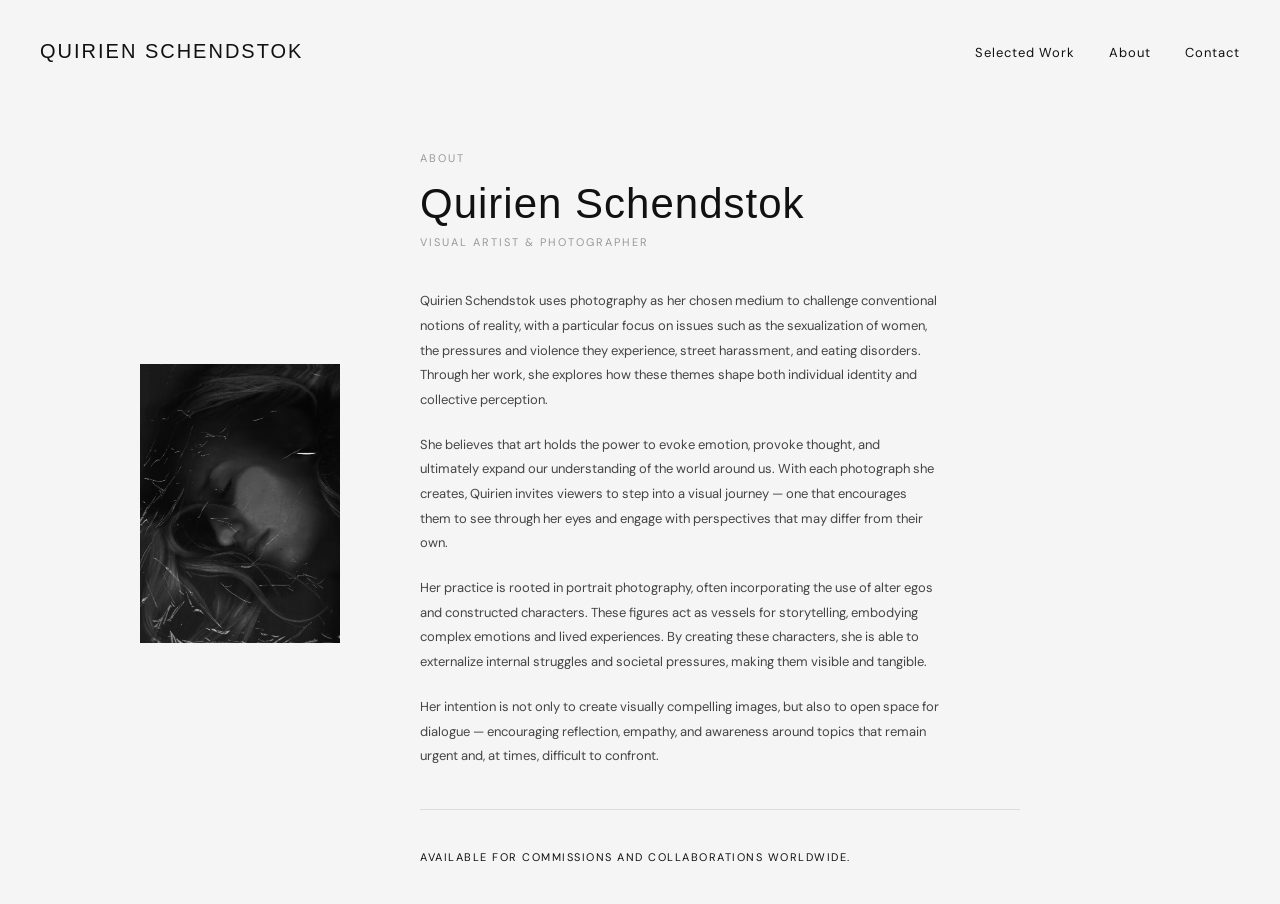
<file: about.html>
<!DOCTYPE html>
<html lang="en">
  <head>
    <title>About — Quirien Schendstok</title>
    <link rel="icon" type="image/png" href="images/favicon.png">
    <link rel="stylesheet" href="style.css">
    <link rel="preconnect" href="https://fonts.googleapis.com">
    <link rel="preconnect" href="https://fonts.gstatic.com" crossorigin>
    <link href="https://fonts.googleapis.com/css2?family=Cormorant+Garamond:wght@300;400&family=DM+Sans:wght@300;400&display=swap" rel="stylesheet">
    <meta charset="UTF-8">
    <meta name="viewport" content="width=device-width, initial-scale=1.0">
  </head>
  <body>
    <header>
      <a href="index.html" class="logo">Quirien Schendstok</a>
      <nav>
        <a href="index.html">Selected work</a>
        <a href="about.html">About</a>
        <a href="contact.html">Contact</a>
      </nav>
    </header>

    <main class="about-layout">
      <div class="about-image">
        <img src="images/MySelf.jpg" alt="Portrait of Quirien Schendstok">
      </div>

      <div class="about-text">
        <span class="about-label">About</span>
        <h1 class="about-name">Quirien Schendstok</h1>
        <p class="about-role">Visual Artist & Photographer</p>

        <div class="about-body">
          <p>
            Quirien Schendstok uses photography as her chosen medium to challenge conventional notions of reality, 
            with a particular focus on issues such as the sexualization of women, the pressures and violence they experience, 
            street harassment, and eating disorders. Through her work, she explores how these themes shape both individual identity and collective perception.
          </p>
          <p>
            She believes that art holds the power to evoke emotion, provoke thought, and ultimately expand our understanding of the world around us. 
            With each photograph she creates, Quirien invites viewers to step into a visual journey — 
            one that encourages them to see through her eyes and engage with perspectives that may differ from their own.
          </p>
          <p>
            Her practice is rooted in portrait photography, often incorporating the use of alter egos and constructed characters. 
            These figures act as vessels for storytelling, embodying complex emotions and lived experiences. 
            By creating these characters, she is able to externalize internal struggles and societal pressures, making them visible and tangible.
          </p>
          <p>
            Her intention is not only to create visually compelling images, but also to open space for dialogue — encouraging reflection, 
            empathy, and awareness around topics that remain urgent and, at times, difficult to confront.
          </p>
        </div>

        <p class="about-commission">Available for commissions and collaborations worldwide.</p>
      </div>
    </main>
  </body>
</html>
</file>
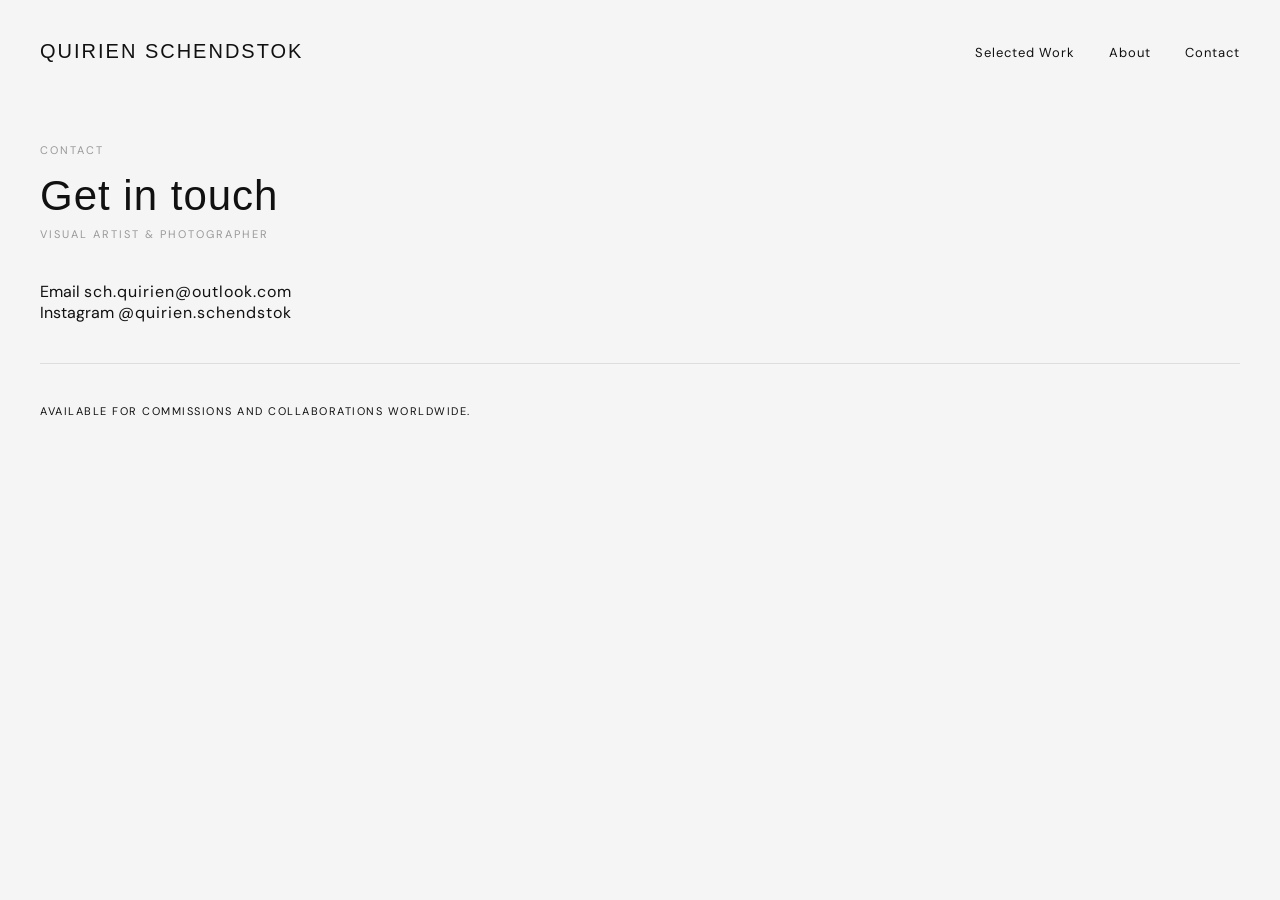
<file: contact.html>
<!DOCTYPE html>
<html lang="en">
  <head>
    <title>Contact — Quirien Schendstok</title>
    <link rel="icon" type="image/png" href="images/favicon.png">
    <link rel="stylesheet" href="style.css">
    <link rel="preconnect" href="https://fonts.googleapis.com">
    <link rel="preconnect" href="https://fonts.gstatic.com" crossorigin>
    <link href="https://fonts.googleapis.com/css2?family=Cormorant+Garamond:wght@300;400&family=DM+Sans:wght@300;400&display=swap" rel="stylesheet">
    <meta charset="UTF-8">
    <meta name="viewport" content="width=device-width, initial-scale=1.0">
    </head>
  <body>
    <header>
      <a href="index.html" class="logo">Quirien Schendstok</a>
      <nav>
        <a href="index.html">Selected work</a>
        <a href="about.html">About</a>
        <a href="contact.html">Contact</a>
      </nav>
    </header>

    <main class="contact-page">
      <span class="about-label">Contact</span>
      <h1 class="about-name">Get in touch</h1>
      <p class="about-role">Visual Artist & Photographer</p>

      <div class="contact-links">
        <div class="contact-item">
          <span class="contact-label">Email</span>
          <a href="mailto:sch.quirien@outlook.com" class="contact-link">sch.quirien@outlook.com</a>
        </div>
        
        <div class="contact-item">
          <span class="contact-label">Instagram</span>
          <a href="https://www.instagram.com/quirien.schendstok" target="_blank" class="contact-link">@quirien.schendstok</a>
        </div>
      </div>

      <p class="about-commission">Available for commissions and collaborations worldwide.</p>
    </main>
  </body>
</html>
</file>
<file: style.css>
/* Reset */
* {
  margin: 0;
  padding: 0;
  box-sizing: border-box;
}

body {
  font-family: 'DM Sans', Arial, sans-serif;
  background: #f5f5f5;
  color: #111;
  padding: 40px;
}

/* Header */
header {
  display: flex;
  justify-content: space-between;
  align-items: center;
  margin-bottom: 80px;
}

.logo {
  font-family: Av, Arial, sans-serif;
  font-size: 20px;
  letter-spacing: 2px;
  text-transform: uppercase;
  text-decoration: none;
  color: #111;
  transition: opacity 0.3s ease;
}

.logo:hover {
  opacity: 0.5;
}

nav a {
  text-decoration: none;
  color: #111;
  margin-left: 30px;
  font-size: 13px;
  text-transform: capitalize;
  letter-spacing: 1px;
  transition: opacity 0.3s ease;
}

nav a:hover {
  opacity: 0.5;
}

/* Grid layout */
.grid {
  display: grid;
  grid-template-columns: repeat(4, 1fr);
  gap: 60px 40px;
}

.project a {
  display: block;
  overflow: hidden;
}

.project img {
  width: 100%;
  aspect-ratio: 3 / 4;
  object-fit: cover;
  display: block;
  transition: transform 0.4s ease, opacity 0.3s ease;
}

.project img:hover {
  transform: scale(1.02);
  opacity: 0.9;
  cursor: pointer;
}

.project p {
  margin-top: 12px;
  font-size: 11px;
  letter-spacing: 1.5px;
  text-transform: uppercase;
  color: #555;
}

/* About & Contact */
.text-page {
  max-width: 600px;
  line-height: 1.8;
  font-size: 14px;
}

.text-page h1 {
  font-family: 'Cormorant Garamond', serif;
  font-size: 13px;
  letter-spacing: 2px;
  text-transform: uppercase;
  margin-bottom: 30px;
}

.text-page p {
  margin-bottom: 20px;
}

/* About layout */
/* About layout */
.about-layout {
  display: flex;
  align-items: flex-start;
  gap: 80px;
  max-width: 1000px;
  margin: 0 auto;
}

.about-image {
  flex-shrink: 0;
}

.about-image img {
  width: 280px;
  height: 380px;
  object-fit: cover;
  display: block;
}

.about-text {
  flex: 1;
  padding-top: 8px;
}

.about-label {
  font-size: 11px;
  letter-spacing: 2px;
  text-transform: uppercase;
  color: #999;
  display: block;
  margin-bottom: 16px;
}

.about-name {
  font-family: Arial;
  font-size: 42px;
  font-weight: 300;
  letter-spacing: 1px;
  margin-bottom: 8px;
  line-height: 1.1;
}

.about-role {
  font-size: 11px;
  letter-spacing: 2px;
  text-transform: uppercase;
  color: #999;
  margin-bottom: 40px;
}

.about-body p {
  font-size: 13px;
  line-height: 1.9;
  color: #444;
  margin-bottom: 20px;
  max-width: 520px;
}

.about-commission {
  font-size: 11px;
  letter-spacing: 1.5px;
  text-transform: uppercase;
  color: #111;
  margin-top: 40px;
  padding-top: 40px;
  border-top: 1px solid #ddd;
}

/* Mobiel about */
@media (max-width: 768px) {
  .about-layout {
    flex-direction: column;
    gap: 40px;
  }

  .about-image img {
    width: 100%;
    height: 400px;
  }

  .about-name {
    font-size: 32px;
  }
}

.about-text {
  flex: 1;
  max-width: 600px;
}

.about-image {
  display: flex;
  align-items: center;
  justify-content: center;
  align-self: center;
}

.about-image img {
  width: 200px;
  height: auto;
}

/* Three images (projectpagina) */
.three-images {
  display: grid;
  grid-template-columns: repeat(3, 1fr);
  gap: 20px;
  margin-top: 40px;
}

.three-images img {
  width: 100%;
  height: auto;
  display: block;
  cursor: pointer;
  transition: opacity 0.3s ease;
}

.three-images img:hover {
  opacity: 0.85;
}

/* Contact links */
.contact-link {
  color: #111;
  text-decoration: none;
  letter-spacing: 1px;
  transition: opacity 0.3s ease;
}

.contact-link:hover {
  opacity: 0.5;
}

/* Lightbox */
.lightbox-overlay {
  display: none;
  position: fixed;
  inset: 0;
  background: rgba(0, 0, 0, 0.85);
  z-index: 1000;
  justify-content: center;
  align-items: center;
}

.lightbox-overlay.active {
  display: flex;
}

.lightbox-overlay img {
  max-width: 80vw;
  max-height: 85vh;
  object-fit: contain;
}

.lightbox-overlay .close-btn {
  position: fixed;
  top: 24px;
  right: 32px;
  font-size: 32px;
  color: white;
  cursor: pointer;
  user-select: none;
}

.prev-btn, .next-btn {
  position: fixed;
  top: 50%;
  transform: translateY(-50%);
  font-size: 40px;
  color: white;
  cursor: pointer;
  user-select: none;
  padding: 10px 20px;
  transition: opacity 0.2s ease;
}

.prev-btn:hover, .next-btn:hover {
  opacity: 0.5;
}

.prev-btn { left: 24px; }
.next-btn { right: 24px; }

/* Mobiel */
@media (max-width: 768px) {
  body {
    padding: 24px;
  }

  header {
    margin-bottom: 40px;
  }

  .grid {
    grid-template-columns: repeat(2, 1fr);
    gap: 32px 20px;
  }

  .about-layout {
    flex-direction: column;
  }

  .three-images {
    grid-template-columns: 1fr;
  }
}
/* Project pagina */
.project-page {
  max-width: 960px;
  margin: 0 auto;
}

.project-images {
  display: flex;
  flex-direction: column;
  gap: 16px;
  max-width: 700px;
  margin: 0 auto;
}

.project-intro {
  display: flex;
  flex-direction: column;
  align-items: center;
  text-align: center;
  max-width: 700px;
  margin: 0 auto 60px auto;
  gap: 20px;
}

.project-meta {
  min-width: unset;
}

.project-description {
  font-size: 13px;
  line-height: 1.9;
  color: #444;
  max-width: 520px;
  padding-top: 0;
}

.project-meta {
  min-width: 160px;
}

.back-link {
  display: inline-block;
  font-size: 11px;
  letter-spacing: 1.5px;
  text-transform: uppercase;
  color: #999;
  text-decoration: none;
  margin-bottom: 20px;
  transition: color 0.3s ease;
}

.back-link:hover {
  color: #111;
}

.project-title {
  font-family: Av, Arial, sans-serif;
  font-size: 36px;
  font-weight: 300;
  letter-spacing: 2px;
  margin-bottom: 8px;
}

.project-year {
  font-size: 11px;
  letter-spacing: 2px;
  color: #999;
  text-transform: uppercase;
}

.project-description {
  font-size: 13px;
  line-height: 1.9;
  color: #444;
  max-width: 520px;
  padding-top: 48px;
}

.project-images {
  display: flex;
  flex-direction: column;
  gap: 16px;
}

.image-large img {
  width: 100%;
  height: auto;
  display: block;
}

.image-grid-two {
  display: grid;
  grid-template-columns: repeat(2, 1fr);
  gap: 16px;
}

.image-grid-two img {
  width: 100%;
  height: auto;
  display: block;
  transition: opacity 0.3s ease;
}

.image-large img,
.image-grid-two img {
  transition: opacity 0.3s ease;
}

.image-large img:hover,
.image-grid-two img:hover {
  opacity: 0.85;
  cursor: pointer;
}

/* Mobiel project pagina */
@media (max-width: 768px) {
  .project-intro {
    flex-direction: column;
    gap: 24px;
  }

  .project-description {
    padding-top: 0;
  }

  .image-grid-two {
    grid-template-columns: 1fr;
  }
}
</file>
